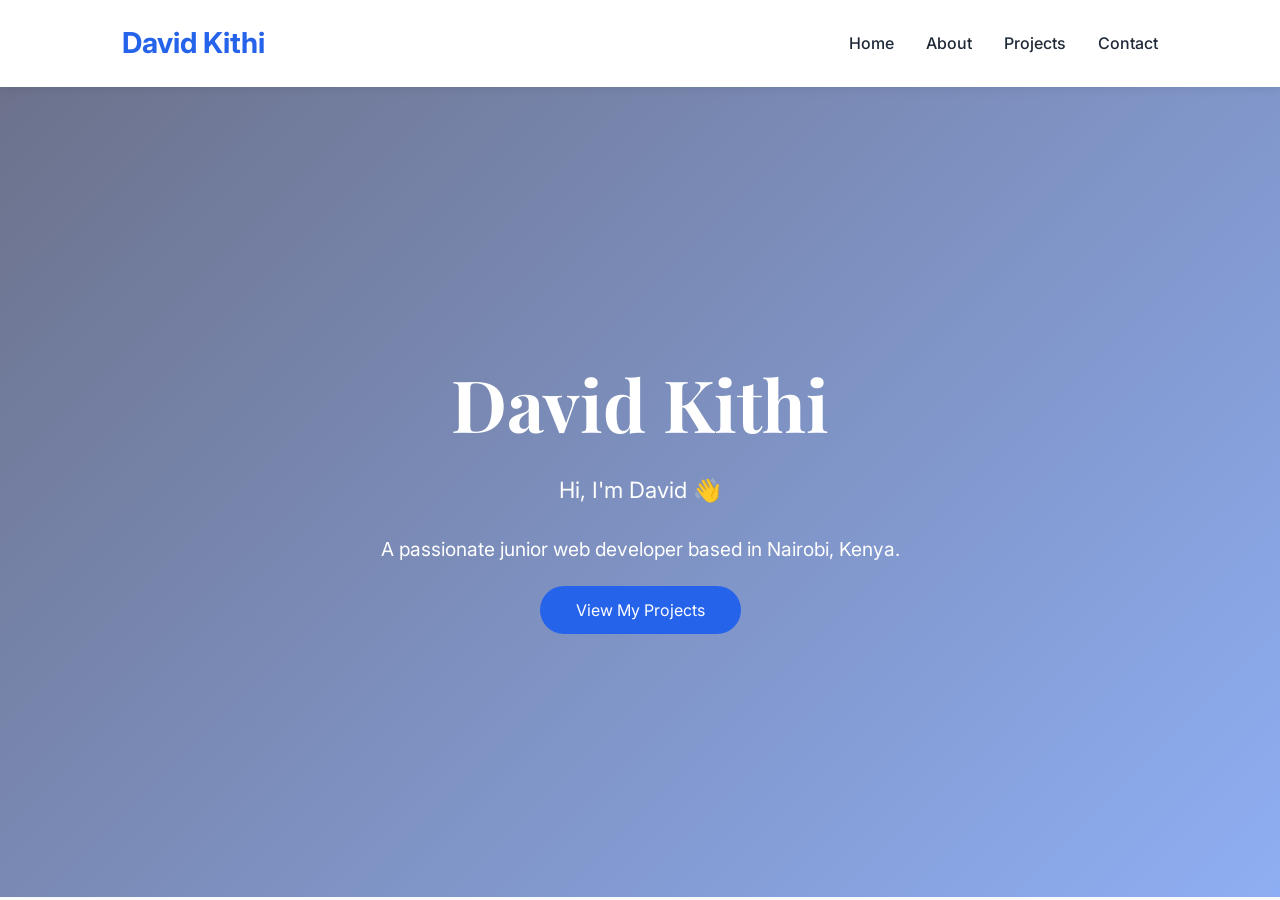
<file: Index.html>
<!DOCTYPE html>
<html lang="en">
<head>
  <meta charset="UTF-8">
  <meta name="viewport" content="width=device-width, initial-scale=1.0">
  <title>David Kithi | Portfolio</title>
  <link rel="stylesheet" href="styles.css">
</head>
<body>
  <nav>
    <div class="nav-container">
      <div class="logo">David Kithi</div>
      <ul class="nav-links" id="navLinks">
        <li><a href="index.html">Home</a></li>
        <li><a href="about.html">About</a></li>
        <li><a href="projects.html">Projects</a></li>
        <li><a href="contact.html">Contact</a></li>
      </ul>
      <button class="menu-toggle" id="menuToggle">☰</button>
    </div>
  </nav>

  <section class="hero">
    <div>
      <h1>David Kithi</h1>
      <p style="font-size:1.4rem; margin:1.5rem 0;">Hi, I'm David 👋</p>
      <p style="font-size:1.2rem; max-width:600px; margin:0 auto 2rem;">A passionate junior web developer based in Nairobi, Kenya.</p>
      <a href="projects.html" style="background:#2563eb;color:white;padding:14px 36px;border-radius:50px;text-decoration:none;">View My Projects</a>
    </div>
  </section>

  <script>
    document.getElementById('menuToggle').addEventListener('click', () => {
      document.getElementById('navLinks').classList.toggle('active');
    });
  </script>
</body>
</html>
</file>
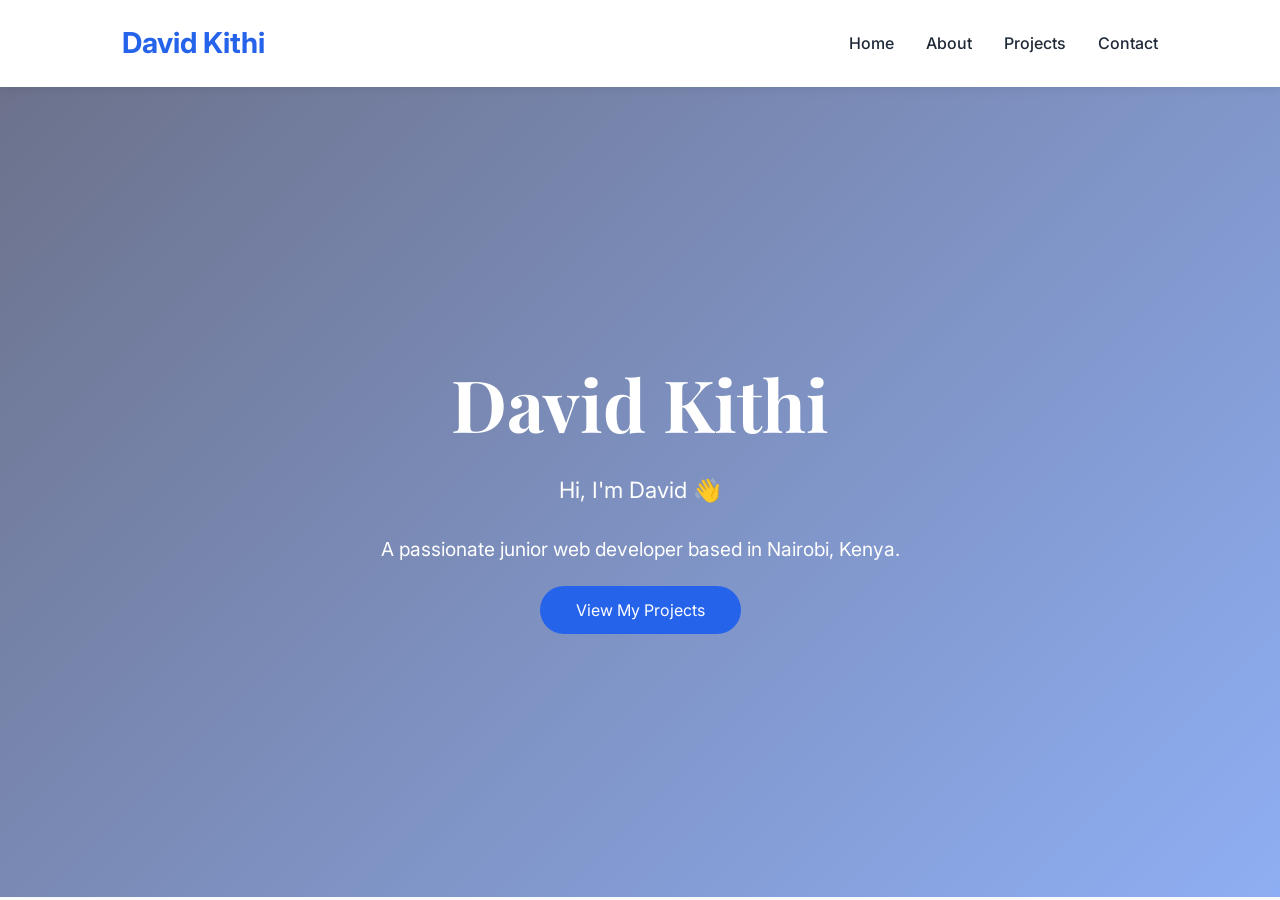
<file: index.html>
<!DOCTYPE html>
<html lang="en">
<head>
  <meta charset="UTF-8">
  <meta name="viewport" content="width=device-width, initial-scale=1.0">
  <title>David Kithi | Portfolio</title>
  <link rel="stylesheet" href="styles.css">
</head>
<body>
  <nav>
    <div class="nav-container">
      <div class="logo">David Kithi</div>
      <ul class="nav-links" id="navLinks">
        <li><a href="index.html">Home</a></li>
        <li><a href="about.html">About</a></li>
        <li><a href="projects.html">Projects</a></li>
        <li><a href="contact.html">Contact</a></li>
      </ul>
      <button class="menu-toggle" id="menuToggle">☰</button>
    </div>
  </nav>

  <section class="hero">
    <div>
      <h1>David Kithi</h1>
      <p style="font-size:1.4rem; margin:1.5rem 0;">Hi, I'm David 👋</p>
      <p style="font-size:1.2rem; max-width:600px; margin:0 auto 2rem;">A passionate junior web developer based in Nairobi, Kenya.</p>
      <a href="projects.html" style="background:#2563eb;color:white;padding:14px 36px;border-radius:50px;text-decoration:none;">View My Projects</a>
    </div>
  </section>

  <script>
    document.getElementById('menuToggle').addEventListener('click', () => {
      document.getElementById('navLinks').classList.toggle('active');
    });
  </script>
</body>
</html>
</file>
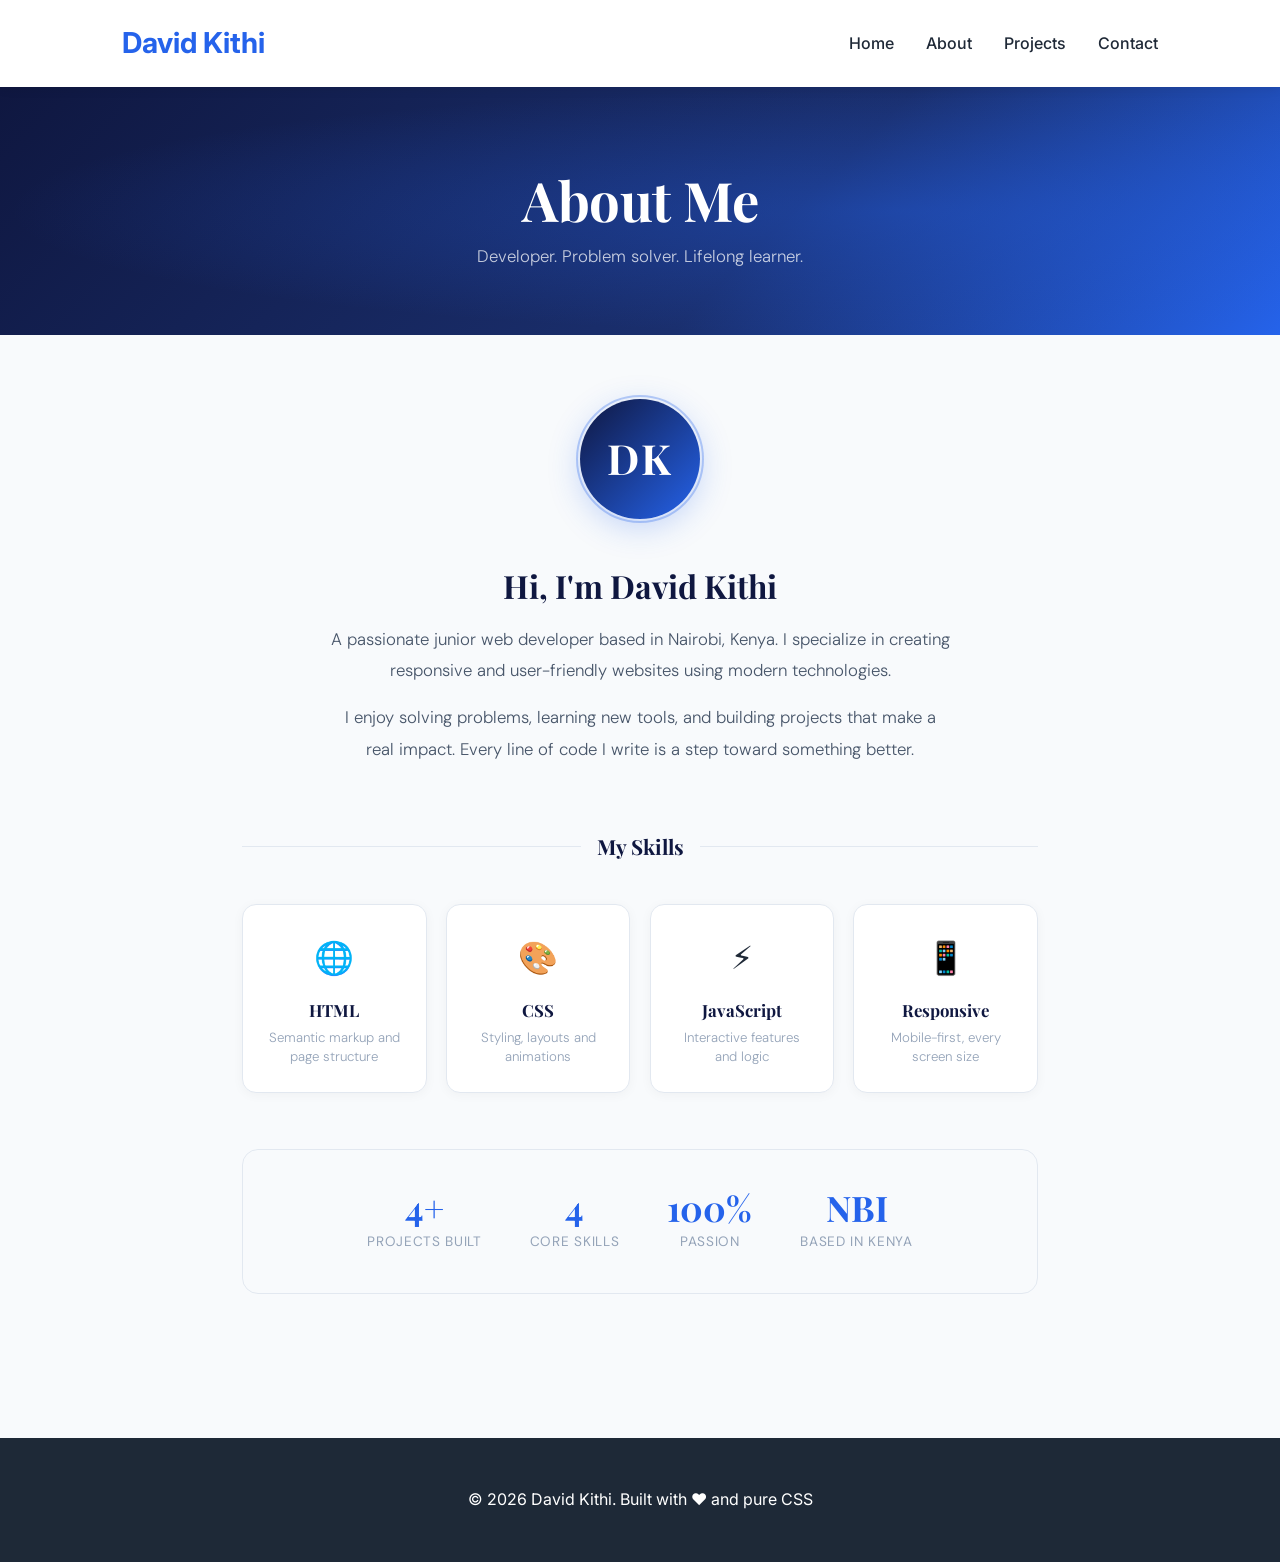
<file: about.html>
<!DOCTYPE html>
<html lang="en">
<head>
  <meta charset="UTF-8">
  <meta name="viewport" content="width=device-width, initial-scale=1.0">
  <title>About - David Kithi</title>
  <link rel="stylesheet" href="styles.css">
  <link href="https://fonts.googleapis.com/css2?family=Playfair+Display:ital,wght@0,400;0,700;1,400&family=DM+Sans:wght@300;400;500&display=swap" rel="stylesheet">
  <style>
    /* ── HERO BANNER ── */
    .about-hero {
      background: linear-gradient(135deg, #0f1740 0%, #1a2f6e 60%, #2563eb 100%);
      color: white;
      padding: 5rem 2rem 4rem;
      text-align: center;
      position: relative;
      overflow: hidden;
    }
    .about-hero::before {
      content: '';
      position: absolute;
      inset: 0;
      background: radial-gradient(ellipse at 70% 50%, rgba(37,99,235,0.35) 0%, transparent 70%);
    }
    .about-hero-inner {
      position: relative;
      z-index: 1;
    }
    .about-hero h1 {
      font-family: 'Playfair Display', serif;
      font-size: clamp(2.2rem, 5vw, 3.4rem);
      font-weight: 700;
      margin-bottom: 0.6rem;
      letter-spacing: -0.5px;
    }
    .about-hero p {
      font-family: 'DM Sans', sans-serif;
      font-size: 1.05rem;
      opacity: 0.75;
      font-weight: 300;
    }

    /* ── MAIN LAYOUT ── */
    .about-body {
      max-width: 860px;
      margin: 0 auto;
      padding: 4rem 2rem 5rem;
    }

    /* ── MONOGRAM AVATAR (no photo needed) ── */
    .monogram-wrap {
      display: flex;
      justify-content: center;
      margin-bottom: 3rem;
    }
    .monogram {
      width: 120px;
      height: 120px;
      border-radius: 50%;
      background: linear-gradient(135deg, #0f1740, #2563eb);
      display: flex;
      align-items: center;
      justify-content: center;
      font-family: 'Playfair Display', serif;
      font-size: 2.6rem;
      font-weight: 700;
      color: white;
      letter-spacing: 2px;
      box-shadow: 0 8px 32px rgba(37,99,235,0.25);
      position: relative;
    }
    .monogram::after {
      content: '';
      position: absolute;
      inset: -4px;
      border-radius: 50%;
      border: 2px solid rgba(37,99,235,0.3);
    }

    /* ── BIO SECTION ── */
    .bio {
      text-align: center;
      margin-bottom: 4rem;
    }
    .bio h2 {
      font-family: 'Playfair Display', serif;
      font-size: 2rem;
      color: #0f1740;
      margin-bottom: 1.2rem;
    }
    .bio p {
      font-family: 'DM Sans', sans-serif;
      font-size: 1.05rem;
      color: #475569;
      line-height: 1.85;
      max-width: 620px;
      margin: 0 auto 1rem;
      font-weight: 300;
    }

    /* ── DIVIDER ── */
    .divider {
      display: flex;
      align-items: center;
      gap: 1rem;
      margin: 3rem 0 2.5rem;
    }
    .divider::before, .divider::after {
      content: '';
      flex: 1;
      height: 1px;
      background: #e2e8f0;
    }
    .divider span {
      font-family: 'Playfair Display', serif;
      font-size: 1.3rem;
      color: #0f1740;
      font-weight: 700;
      white-space: nowrap;
    }

    /* ── SKILLS GRID ── */
    .skills-grid {
      display: grid;
      grid-template-columns: repeat(auto-fit, minmax(180px, 1fr));
      gap: 1.2rem;
    }
    .skill-card {
      background: white;
      border: 1px solid #e2e8f0;
      border-radius: 14px;
      padding: 1.6rem 1.4rem;
      text-align: center;
      box-shadow: 0 2px 12px rgba(0,0,0,0.04);
      transition: transform 0.25s, box-shadow 0.25s, border-color 0.25s;
      position: relative;
      overflow: hidden;
    }
    .skill-card::before {
      content: '';
      position: absolute;
      top: 0; left: 0; right: 0;
      height: 3px;
      background: linear-gradient(90deg, #2563eb, #60a5fa);
      transform: scaleX(0);
      transform-origin: left;
      transition: transform 0.3s ease;
    }
    .skill-card:hover {
      transform: translateY(-5px);
      box-shadow: 0 12px 32px rgba(37,99,235,0.10);
      border-color: #bfdbfe;
    }
    .skill-card:hover::before {
      transform: scaleX(1);
    }
    .skill-icon {
      font-size: 2rem;
      margin-bottom: 0.7rem;
      display: block;
    }
    .skill-name {
      font-family: 'Playfair Display', serif;
      font-size: 1.05rem;
      font-weight: 700;
      color: #0f1740;
      margin-bottom: 0.3rem;
    }
    .skill-desc {
      font-family: 'DM Sans', sans-serif;
      font-size: 0.83rem;
      color: #94a3b8;
      font-weight: 300;
      line-height: 1.4;
    }

    /* ── FACTS ROW ── */
    .facts {
      display: flex;
      justify-content: center;
      gap: 3rem;
      flex-wrap: wrap;
      margin-top: 3.5rem;
      padding: 2.5rem 2rem;
      background: #f8fafc;
      border-radius: 16px;
      border: 1px solid #e2e8f0;
    }
    .fact {
      text-align: center;
    }
    .fact-number {
      font-family: 'Playfair Display', serif;
      font-size: 2.2rem;
      font-weight: 700;
      color: #2563eb;
      line-height: 1;
      margin-bottom: 0.3rem;
    }
    .fact-label {
      font-family: 'DM Sans', sans-serif;
      font-size: 0.85rem;
      color: #94a3b8;
      font-weight: 400;
      text-transform: uppercase;
      letter-spacing: 0.05em;
    }

    /* ── ANIMATIONS ── */
    @keyframes fadeUp {
      from { opacity: 0; transform: translateY(24px); }
      to   { opacity: 1; transform: translateY(0); }
    }
    .monogram-wrap  { animation: fadeUp 0.5s ease both; }
    .bio            { animation: fadeUp 0.5s 0.1s ease both; }
    .skills-grid    { animation: fadeUp 0.5s 0.2s ease both; }
    .facts          { animation: fadeUp 0.5s 0.3s ease both; }

    @media (max-width: 600px) {
      .facts { gap: 2rem; }
      .skills-grid { grid-template-columns: 1fr 1fr; }
    }
  </style>
</head>
<body>

  <nav>
    <div class="nav-container">
      <div class="logo">David Kithi</div>
      <ul class="nav-links" id="navLinks">
        <li><a href="index.html">Home</a></li>
        <li><a href="about.html" class="active">About</a></li>
        <li><a href="projects.html">Projects</a></li>
        <li><a href="contact.html">Contact</a></li>
      </ul>
      <button class="menu-toggle" id="menuToggle">☰</button>
    </div>
  </nav>

  <!-- HERO -->
  <div class="about-hero">
    <div class="about-hero-inner">
      <h1>About Me</h1>
      <p>Developer. Problem solver. Lifelong learner.</p>
    </div>
  </div>

  <!-- BODY -->
  <div class="about-body">

    <!-- Monogram (replaces photo) -->
    <div class="monogram-wrap">
      <div class="monogram">DK</div>
    </div>

    <!-- Bio -->
    <div class="bio">
      <h2>Hi, I'm David Kithi</h2>
      <p>A passionate junior web developer based in Nairobi, Kenya. I specialize in creating responsive and user-friendly websites using modern technologies.</p>
      <p>I enjoy solving problems, learning new tools, and building projects that make a real impact. Every line of code I write is a step toward something better.</p>
    </div>

    <!-- Skills -->
    <div class="divider"><span>My Skills</span></div>

    <div class="skills-grid">
      <div class="skill-card">
        <span class="skill-icon">🌐</span>
        <div class="skill-name">HTML</div>
        <div class="skill-desc">Semantic markup and page structure</div>
      </div>
      <div class="skill-card">
        <span class="skill-icon">🎨</span>
        <div class="skill-name">CSS</div>
        <div class="skill-desc">Styling, layouts and animations</div>
      </div>
      <div class="skill-card">
        <span class="skill-icon">⚡</span>
        <div class="skill-name">JavaScript</div>
        <div class="skill-desc">Interactive features and logic</div>
      </div>
      <div class="skill-card">
        <span class="skill-icon">📱</span>
        <div class="skill-name">Responsive</div>
        <div class="skill-desc">Mobile-first, every screen size</div>
      </div>
    </div>

    <!-- Quick facts -->
    <div class="facts">
      <div class="fact">
        <div class="fact-number">4+</div>
        <div class="fact-label">Projects Built</div>
      </div>
      <div class="fact">
        <div class="fact-number">4</div>
        <div class="fact-label">Core Skills</div>
      </div>
      <div class="fact">
        <div class="fact-number">100%</div>
        <div class="fact-label">Passion</div>
      </div>
      <div class="fact">
        <div class="fact-number">NBI</div>
        <div class="fact-label">Based in Kenya</div>
      </div>
    </div>

  </div>

  <footer>
    <p>&copy; 2026 David Kithi. Built with ❤️ and pure CSS</p>
  </footer>

  <script>
    document.getElementById('menuToggle').addEventListener('click', () => {
      document.getElementById('navLinks').classList.toggle('active');
    });
  </script>

</body>
</html>
</file>
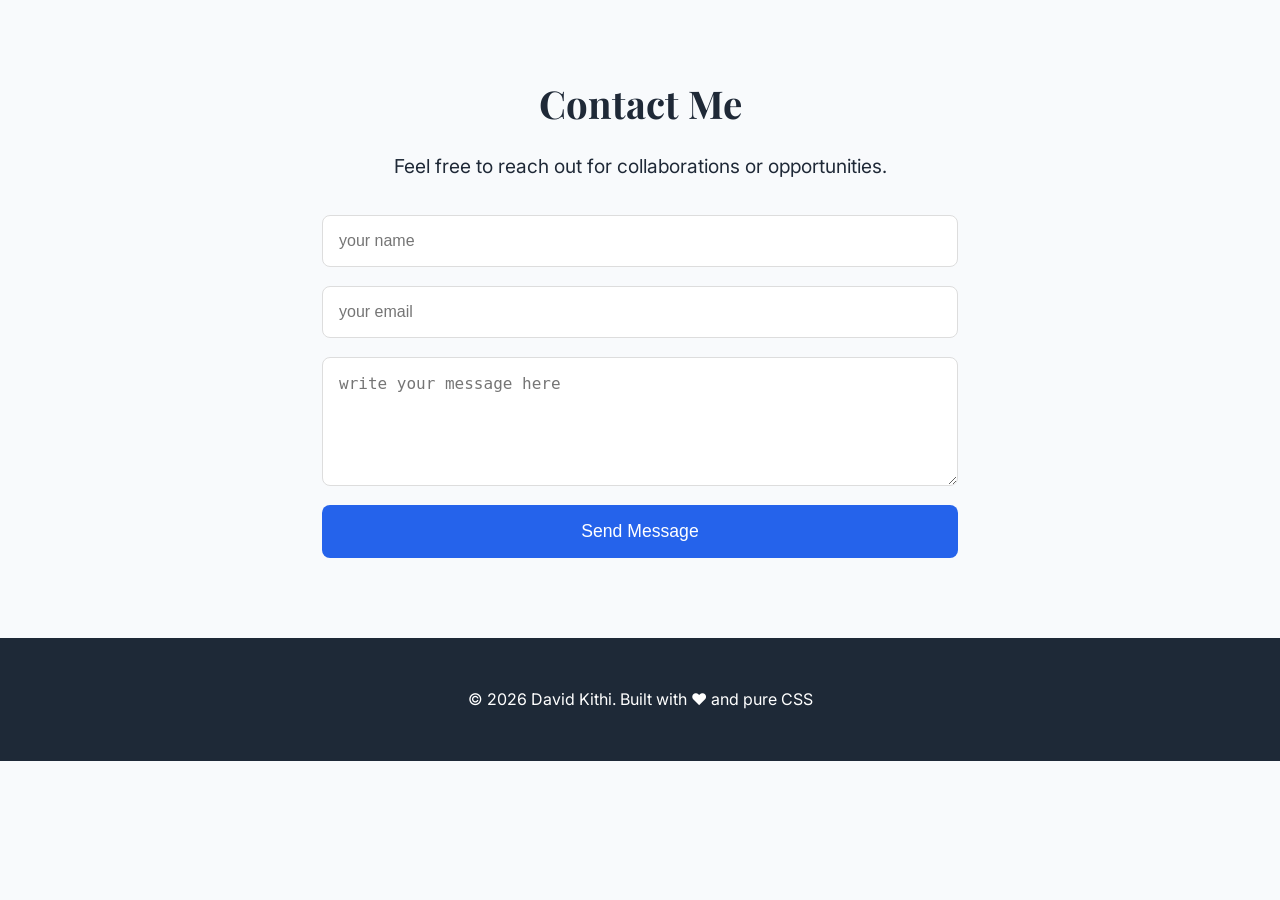
<file: Contact.html>
<!DOCTYPE html >
<html lang="en">
<head>
  <meta charset="UTF-8">
  <meta name="viewport" content="width=device-width, initial-scale=1.0">
  <title>Contact - David Kithi</title>
  <link rel="stylesheet" href="styles.css">
</head>
<body>

  <section class="contact">
    <h2>Contact Me</h2>
    <p style="font-size:1.2rem;margin:1.5rem 0;">Feel free to reach out for collaborations or opportunities.</p>

    <div class="contact-form">
      <input type="text" placeholder="your name">
      <input type="email" placeholder="your email">
      <textarea placeholder="write your message here" rows="5"></textarea>
      <button type="button">Send Message</button>
    </div>
  </section>

  <footer>
    <p>&copy; 2026 David Kithi. Built with ❤️ and pure CSS</p>
  </footer>

  <script>
    document.getElementById('menuToggle').addEventListener('click', () => {
      document.getElementById('navLinks').classList.toggle('active');
    });
  </script>
</body>
</html>
</file>
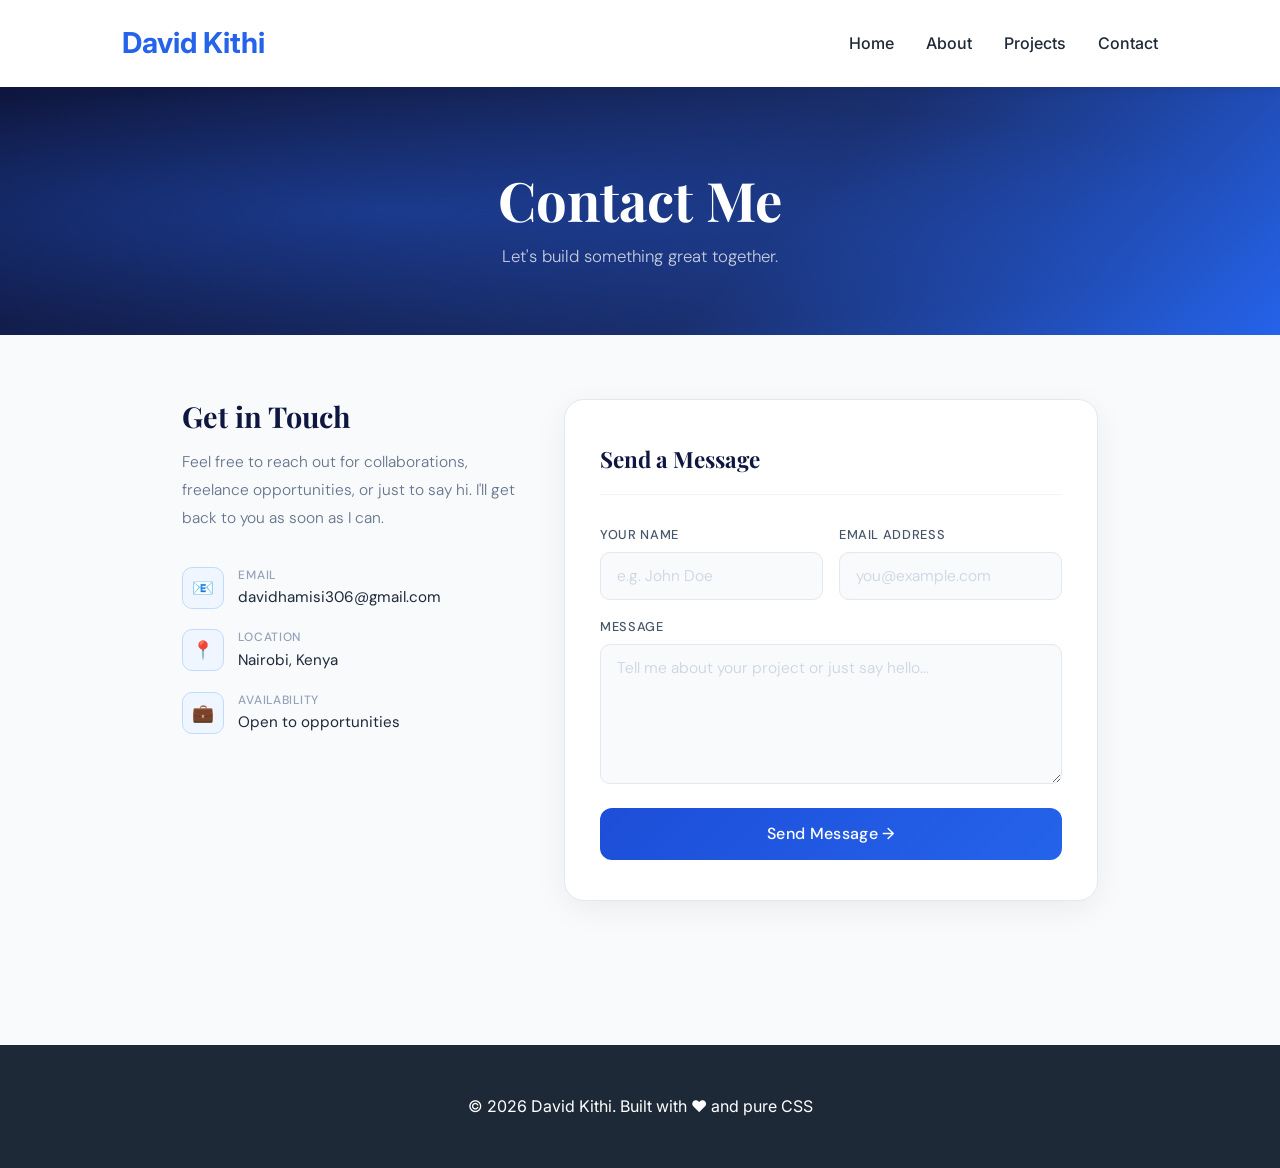
<file: contact.html>
<!DOCTYPE html>
<html lang="en">
<head>
  <meta charset="UTF-8">
  <meta name="viewport" content="width=device-width, initial-scale=1.0">
  <title>Contact - David Kithi</title>
  <link rel="stylesheet" href="styles.css">
  <link href="https://fonts.googleapis.com/css2?family=Playfair+Display:ital,wght@0,400;0,700;1,400&family=DM+Sans:wght@300;400;500&display=swap" rel="stylesheet">
  <style>
    .contact-hero {
      background: linear-gradient(135deg, #0f1740 0%, #1a2f6e 60%, #2563eb 100%);
      color: white;
      padding: 5rem 2rem 4rem;
      text-align: center;
      position: relative;
      overflow: hidden;
    }
    .contact-hero::before {
      content: '';
      position: absolute;
      inset: 0;
      background: radial-gradient(ellipse at 30% 50%, rgba(37,99,235,0.35) 0%, transparent 70%);
    }
    .contact-hero-inner { position: relative; z-index: 1; }
    .contact-hero h1 {
      font-family: 'Playfair Display', serif;
      font-size: clamp(2.2rem, 5vw, 3.4rem);
      font-weight: 700;
      margin-bottom: 0.6rem;
    }
    .contact-hero p {
      font-family: 'DM Sans', sans-serif;
      font-size: 1.05rem;
      opacity: 0.75;
      font-weight: 300;
    }
    .contact-body {
      max-width: 980px;
      margin: 0 auto;
      padding: 4rem 2rem 5rem;
      display: grid;
      grid-template-columns: 1fr 1.6fr;
      gap: 3rem;
      align-items: start;
    }
    .contact-info h2 {
      font-family: 'Playfair Display', serif;
      font-size: 1.8rem;
      color: #0f1740;
      margin-bottom: 1rem;
    }
    .contact-info p {
      font-family: 'DM Sans', sans-serif;
      font-size: 0.97rem;
      color: #64748b;
      line-height: 1.8;
      font-weight: 300;
      margin-bottom: 2rem;
    }
    .contact-details { display: flex; flex-direction: column; gap: 1rem; }
    .contact-detail-item { display: flex; align-items: center; gap: 0.9rem; }
    .contact-detail-icon {
      width: 42px; height: 42px;
      border-radius: 10px;
      background: #eff6ff;
      border: 1px solid #bfdbfe;
      display: flex; align-items: center; justify-content: center;
      font-size: 1.1rem; flex-shrink: 0;
    }
    .contact-detail-text { font-family: 'DM Sans', sans-serif; }
    .contact-detail-text .label {
      font-size: 0.75rem; color: #94a3b8;
      text-transform: uppercase; letter-spacing: 0.06em; font-weight: 500;
    }
    .contact-detail-text .value { font-size: 0.95rem; color: #1e293b; }
    .contact-card {
      background: white;
      border: 1px solid #e2e8f0;
      border-radius: 20px;
      padding: 2.5rem 2.2rem;
      box-shadow: 0 8px 32px rgba(0,0,0,0.06);
    }
    .contact-card h3 {
      font-family: 'Playfair Display', serif;
      font-size: 1.4rem; color: #0f1740;
      margin-bottom: 1.8rem;
      padding-bottom: 1rem;
      border-bottom: 1px solid #f1f5f9;
    }
    .form-row {
      display: grid;
      grid-template-columns: 1fr 1fr;
      gap: 1rem;
      margin-bottom: 0;
    }
    .form-group { display: flex; flex-direction: column; gap: 0.4rem; margin-bottom: 1rem; }
    .form-group label {
      font-family: 'DM Sans', sans-serif;
      font-size: 0.8rem; font-weight: 500; color: #475569;
      text-transform: uppercase; letter-spacing: 0.05em;
    }
    .form-group input,
    .form-group textarea {
      font-family: 'DM Sans', sans-serif;
      font-size: 0.97rem; color: #1e293b;
      background: #f8fafc;
      border: 1px solid #e2e8f0;
      border-radius: 10px;
      padding: 0.82rem 1rem;
      width: 100%; box-sizing: border-box;
      transition: border-color 0.2s, box-shadow 0.2s, background 0.2s;
      outline: none; resize: vertical;
    }
    .form-group input::placeholder,
    .form-group textarea::placeholder { color: #cbd5e1; font-weight: 300; }
    .form-group input:focus,
    .form-group textarea:focus {
      border-color: #2563eb; background: white;
      box-shadow: 0 0 0 3px rgba(37,99,235,0.08);
    }
    .form-group textarea { min-height: 140px; }
    .btn-submit {
      width: 100%;
      background: linear-gradient(135deg, #1d4ed8, #2563eb);
      color: white;
      font-family: 'DM Sans', sans-serif;
      font-size: 1rem; font-weight: 500;
      border: none; border-radius: 12px;
      padding: 0.95rem 1.5rem;
      cursor: pointer;
      transition: transform 0.2s, box-shadow 0.2s;
      letter-spacing: 0.02em; margin-top: 0.5rem;
    }
    .btn-submit:hover:not(:disabled) {
      transform: translateY(-2px);
      box-shadow: 0 8px 24px rgba(37,99,235,0.28);
    }
    .btn-submit:disabled { opacity: 0.7; cursor: not-allowed; }
    .success-msg { display: none; text-align: center; padding: 2.5rem 1rem; }
    .success-icon {
      width: 64px; height: 64px;
      background: #d1fae5; border-radius: 50%;
      display: flex; align-items: center; justify-content: center;
      font-size: 1.8rem; margin: 0 auto 1.2rem;
    }
    .success-msg h4 { font-family: 'Playfair Display', serif; font-size: 1.4rem; color: #0f1740; margin-bottom: 0.5rem; }
    .success-msg p { font-family: 'DM Sans', sans-serif; font-size: 0.95rem; color: #64748b; font-weight: 300; }
    @keyframes fadeUp {
      from { opacity: 0; transform: translateY(24px); }
      to   { opacity: 1; transform: translateY(0); }
    }
    .contact-info { animation: fadeUp 0.5s 0.1s ease both; }
    .contact-card  { animation: fadeUp 0.5s 0.2s ease both; }
    @media (max-width: 700px) {
      .contact-body { grid-template-columns: 1fr; gap: 2rem; padding: 2.5rem 1.2rem 4rem; }
      .form-row { grid-template-columns: 1fr; }
    }
  </style>
</head>
<body>

  <nav>
    <div class="nav-container">
      <div class="logo">David Kithi</div>
      <ul class="nav-links" id="navLinks">
        <li><a href="index.html">Home</a></li>
        <li><a href="about.html">About</a></li>
        <li><a href="projects.html">Projects</a></li>
        <li><a href="contact.html" class="active">Contact</a></li>
      </ul>
      <button class="menu-toggle" id="menuToggle">☰</button>
    </div>
  </nav>

  <div class="contact-hero">
    <div class="contact-hero-inner">
      <h1>Contact Me</h1>
      <p>Let's build something great together.</p>
    </div>
  </div>

  <div class="contact-body">

    <div class="contact-info">
      <h2>Get in Touch</h2>
      <p>Feel free to reach out for collaborations, freelance opportunities, or just to say hi. I'll get back to you as soon as I can.</p>
      <div class="contact-details">
        <div class="contact-detail-item">
          <div class="contact-detail-icon">📧</div>
          <div class="contact-detail-text">
            <div class="label">Email</div>
            <div class="value">davidhamisi306@gmail.com</div>
          </div>
        </div>
        <div class="contact-detail-item">
          <div class="contact-detail-icon">📍</div>
          <div class="contact-detail-text">
            <div class="label">Location</div>
            <div class="value">Nairobi, Kenya</div>
          </div>
        </div>
        <div class="contact-detail-item">
          <div class="contact-detail-icon">💼</div>
          <div class="contact-detail-text">
            <div class="label">Availability</div>
            <div class="value">Open to opportunities</div>
          </div>
        </div>
      </div>
    </div>

    <div class="contact-card">
      <h3>Send a Message</h3>

      <div class="success-msg" id="successMsg">
        <div class="success-icon">✓</div>
        <h4>Message Sent!</h4>
        <p>Thanks for reaching out. I'll get back to you soon.</p>
      </div>

      <form id="contactForm" action="https://formspree.io/f/meenrpvn" method="POST">
        <input type="hidden" name="_subject" value="New message from portfolio contact form" />
        <div class="form-row">
          <div class="form-group">
            <label for="name">Your Name</label>
            <input type="text" id="name" name="name" placeholder="e.g. John Doe" required />
          </div>
          <div class="form-group">
            <label for="email">Email Address</label>
            <input type="email" id="email" name="email" placeholder="you@example.com" required />
          </div>
        </div>
        <div class="form-group">
          <label for="message">Message</label>
          <textarea id="message" name="message" placeholder="Tell me about your project or just say hello..." required></textarea>
        </div>
        <button type="submit" class="btn-submit" id="submitBtn">Send Message &rarr;</button>
      </form>
    </div>

  </div>

  <footer>
    <p>&copy; 2026 David Kithi. Built with ❤️ and pure CSS</p>
  </footer>

  <script>
    document.getElementById('menuToggle').addEventListener('click', () => {
      document.getElementById('navLinks').classList.toggle('active');
    });
    const form = document.getElementById('contactForm');
    const btn = document.getElementById('submitBtn');
    const successMsg = document.getElementById('successMsg');
    form.addEventListener('submit', async function (e) {
      e.preventDefault();
      btn.textContent = 'Sending...';
      btn.disabled = true;
      try {
        const response = await fetch(form.action, {
          method: 'POST',
          body: new FormData(form),
          headers: { 'Accept': 'application/json' }
        });
        if (response.ok) {
          form.style.display = 'none';
          successMsg.style.display = 'block';
        } else {
          btn.textContent = 'Failed — try again';
          btn.disabled = false;
        }
      } catch (err) {
        btn.textContent = 'Network error — try again';
        btn.disabled = false;
      }
    });
  </script>

</body>
</html>
</file>
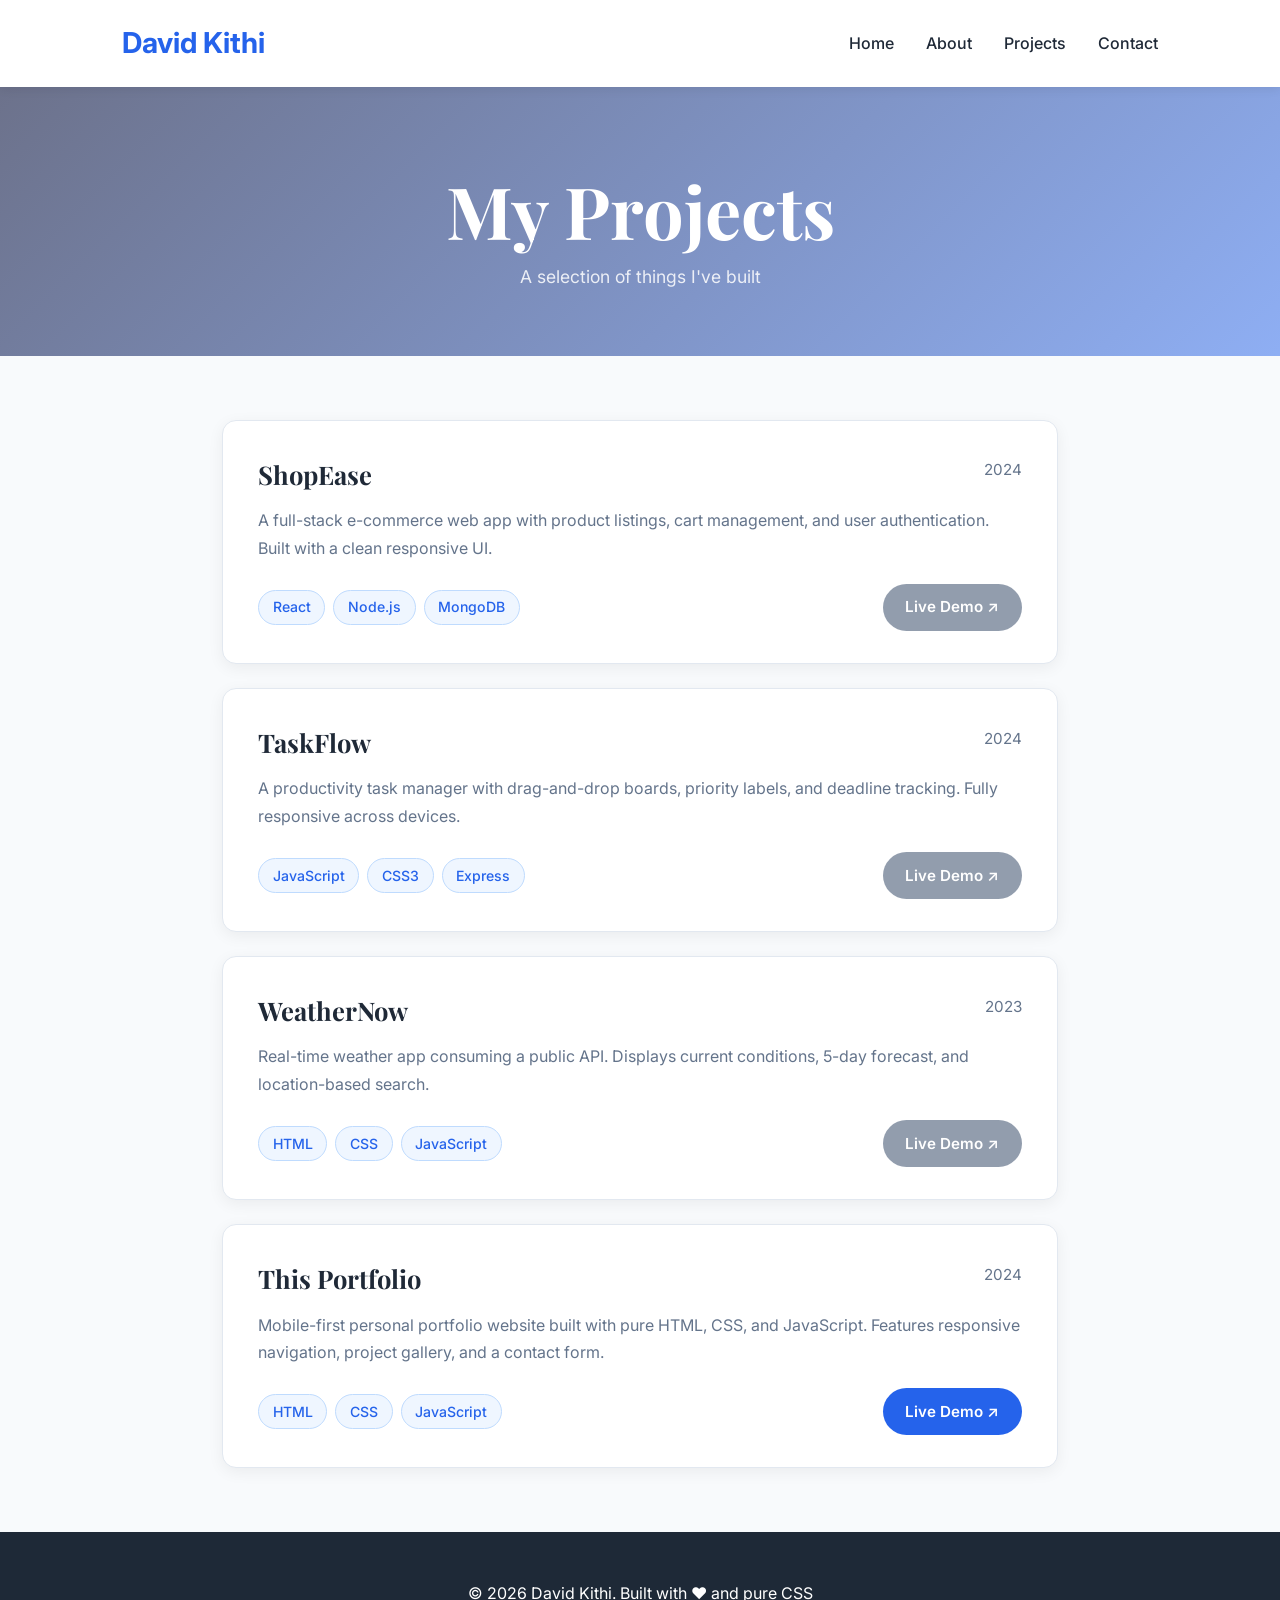
<file: projects.html>
<!DOCTYPE html>
<html lang="en">
<head>
  <meta charset="UTF-8">
  <meta name="viewport" content="width=device-width, initial-scale=1.0">
  <title>Projects - David Kithi</title>
  <link rel="stylesheet" href="styles.css">
  <style>
    .projects-hero {
      background: linear-gradient(135deg, rgba(15,23,64,0.60) 0%, rgba(37,99,235,0.50) 100%),
        url('https://images.unsplash.com/photo-1461749280684-dccba630e2f6?w=2000&q=80') center/cover no-repeat;
      color: white;
      text-align: center;
      padding: 5rem 2rem 4rem;
    }
    .projects-hero h1 { margin-bottom: 0.5rem; }
    .projects-hero p { font-size: 1.1rem; opacity: 0.85; }

    .projects-section {
      max-width: 900px;
      margin: 4rem auto;
      padding: 0 2rem;
      display: flex;
      flex-direction: column;
      gap: 1.5rem;
    }

    .project-card {
      background: white;
      border-radius: 14px;
      border: 1px solid #e2e8f0;
      padding: 2rem 2.2rem;
      box-shadow: 0 4px 16px rgba(0,0,0,0.06);
      transition: transform 0.25s, box-shadow 0.25s;
    }
    .project-card:hover {
      transform: translateY(-4px);
      box-shadow: 0 12px 32px rgba(37,99,235,0.10);
    }

    .project-header {
      display: flex;
      justify-content: space-between;
      align-items: flex-start;
      margin-bottom: 0.7rem;
    }
    .project-header h3 {
      font-family: 'Playfair Display', serif;
      font-size: 1.6rem;
      color: var(--text);
    }
    .project-year {
      font-size: 0.95rem;
      color: var(--gray);
      margin-top: 0.3rem;
      white-space: nowrap;
    }

    .project-desc {
      color: var(--gray);
      font-size: 1rem;
      line-height: 1.7;
      margin-bottom: 1.4rem;
    }

    .project-footer {
      display: flex;
      justify-content: space-between;
      align-items: center;
      flex-wrap: wrap;
      gap: 1rem;
    }

    .tech-tags {
      display: flex;
      flex-wrap: wrap;
      gap: 0.5rem;
    }
    .tag {
      background: #eff6ff;
      color: var(--primary);
      border: 1px solid #bfdbfe;
      padding: 0.3rem 0.85rem;
      border-radius: 20px;
      font-size: 0.88rem;
      font-weight: 500;
    }

    .btn-demo {
      background: var(--primary);
      color: white;
      padding: 0.65rem 1.4rem;
      border-radius: 30px;
      text-decoration: none;
      font-size: 0.95rem;
      font-weight: 600;
      display: inline-flex;
      align-items: center;
      gap: 0.4rem;
      transition: background 0.2s, transform 0.2s;
      white-space: nowrap;
    }
    .btn-demo:hover {
      background: #1d4ed8;
      transform: translateY(-1px);
    }
    /* placeholder links styled differently so it's obvious they're not live yet */
    .btn-demo.placeholder {
      background: var(--gray);
      cursor: not-allowed;
      opacity: 0.7;
    }
    .btn-demo.placeholder:hover {
      background: var(--gray);
      transform: none;
    }

    @media (max-width: 600px) {
      .project-footer { flex-direction: column; align-items: flex-start; }
      .project-header { flex-direction: column; gap: 0.3rem; }
    }
  </style>
</head>
<body>

  <nav>
    <div class="nav-container">
      <div class="logo">David Kithi</div>
      <ul class="nav-links" id="navLinks">
        <li><a href="index.html">Home</a></li>
        <li><a href="about.html">About</a></li>
        <li><a href="projects.html">Projects</a></li>
        <li><a href="contact.html">Contact</a></li>
      </ul>
      <button class="menu-toggle" id="menuToggle">☰</button>
    </div>
  </nav>

  <!-- Page hero -->
  <div class="projects-hero">
    <h1>My Projects</h1>
    <p>A selection of things I've built</p>
  </div>

  <!-- Project cards -->
  <section class="projects-section">

    <div class="project-card">
      <div class="project-header">
        <h3>ShopEase</h3>
        <span class="project-year">2024</span>
      </div>
      <p class="project-desc">
        A full-stack e-commerce web app with product listings, cart management, and user authentication.
        Built with a clean responsive UI.
      </p>
      <div class="project-footer">
        <div class="tech-tags">
          <span class="tag">React</span>
          <span class="tag">Node.js</span>
          <span class="tag">MongoDB</span>
        </div>
        <!-- Replace # with your live URL when ready -->
        <a href="#" class="btn-demo placeholder">Live Demo ↗</a>
      </div>
    </div>

    <div class="project-card">
      <div class="project-header">
        <h3>TaskFlow</h3>
        <span class="project-year">2024</span>
      </div>
      <p class="project-desc">
        A productivity task manager with drag-and-drop boards, priority labels, and deadline tracking.
        Fully responsive across devices.
      </p>
      <div class="project-footer">
        <div class="tech-tags">
          <span class="tag">JavaScript</span>
          <span class="tag">CSS3</span>
          <span class="tag">Express</span>
        </div>
        <a href="#" class="btn-demo placeholder">Live Demo ↗</a>
      </div>
    </div>

    <div class="project-card">
      <div class="project-header">
        <h3>WeatherNow</h3>
        <span class="project-year">2023</span>
      </div>
      <p class="project-desc">
        Real-time weather app consuming a public API. Displays current conditions, 5-day forecast,
        and location-based search.
      </p>
      <div class="project-footer">
        <div class="tech-tags">
          <span class="tag">HTML</span>
          <span class="tag">CSS</span>
          <span class="tag">JavaScript</span>
        </div>
        <a href="https://ray4240.github.io/iyf-s10-week-6A-ray4240/" class="btn-demo placeholder">Live Demo ↗</a>
      </div>
    </div>

    <div class="project-card">
      <div class="project-header">
        <h3>This Portfolio</h3>
        <span class="project-year">2024</span>
      </div>
      <p class="project-desc">
        Mobile-first personal portfolio website built with pure HTML, CSS, and JavaScript.
        Features responsive navigation, project gallery, and a contact form.
      </p>
      <div class="project-footer">
        <div class="tech-tags">
          <span class="tag">HTML</span>
          <span class="tag">CSS</span>
          <span class="tag">JavaScript</span>
        </div>
        <a href="https://ray4240.github.io/iyf-s10-week-02-ray4240/" class="btn-demo" target="_blank">Live Demo ↗</a>
      </div>
    </div>

  </section>

  <footer>
    <p>&copy; 2026 David Kithi. Built with ❤️ and pure CSS</p>
  </footer>

  <script>
    document.getElementById('menuToggle').addEventListener('click', () => {
      document.getElementById('navLinks').classList.toggle('active');
    });
  </script>
</body>
</html>
</file>
<file: styles.css>
@import url('https://fonts.googleapis.com/css2?family=Inter:wght@400;500;600&family=Playfair+Display:wght@700&display=swap');

:root {
  --primary: #2563eb;
  --text: #1f2937;
  --light: #f8fafc;
  --gray: #64748b;
}

* { margin: 0; padding: 0; box-sizing: border-box; }

body {
  font-family: 'Inter', system-ui, sans-serif;
  line-height: 1.7;
  color: var(--text);
  background: var(--light);
}

h1, h2 { font-family: 'Playfair Display', serif; line-height: 1.2; }
h1 { font-size: clamp(2.8rem, 6vw, 4.5rem); }
h2 { font-size: 2.4rem; margin-bottom: 1rem; }

nav {
  background: white;
  box-shadow: 0 2px 10px rgba(0,0,0,0.08);
  position: sticky;
  top: 0;
  z-index: 100;
}

.nav-container {
  max-width: 1100px;
  margin: 0 auto;
  padding: 1.2rem 2rem;
  display: flex;
  justify-content: space-between;
  align-items: center;
}

.logo { font-size: 1.8rem; font-weight: 700; color: var(--primary); }

.nav-links {
  display: flex;
  gap: 2rem;
  list-style: none;
}

.nav-links a {
  font-weight: 500;
  color: var(--text);
  text-decoration: none;
}

.nav-links a:hover { color: var(--primary); }

.menu-toggle {
  display: none;
  font-size: 1.8rem;
  background: none;
  border: none;
  cursor: pointer;
}

/* Hero */
.hero {
  min-height: 90vh;
  display: flex;
  align-items: center;
  justify-content: center;
  text-align: center;
  color: white;
  background: 
    linear-gradient(
      135deg, 
      rgba(15, 23, 64, 0.60) 0%, 
      rgba(37, 99, 235, 0.50) 100%
    ), 
    url('https://images.unsplash.com/photo-1461749280684-dccba630e2f6?w=2000&q=80') center/cover no-repeat;
  padding: 2rem;
}
/* About - Circular Profile */
.about {
  max-width: 1100px;
  margin: 5rem auto;
  padding: 0 2rem;
  display: grid;
  grid-template-columns: 1fr 1fr;
  gap: 4rem;
  align-items: center;
}

.profile-photo {
  width: 260px;
  height: 260px;
  border-radius: 50%;
  object-fit: cover;
  box-shadow: 0 20px 40px rgba(0,0,0,0.15);
  border: 8px solid white;
}

/* Skills */
.skills {
  display: flex;
  flex-wrap: wrap;
  gap: 1.5rem;
  margin-top: 2rem;
}

.skill-item {
  display: flex;
  align-items: center;
  gap: 10px;
  font-size: 1.1rem;
}

/* Projects - CSS Grid */
.gallery-grid {
  display: grid;
  grid-template-columns: repeat(auto-fit, minmax(300px, 1fr));
  gap: 2rem;
}

.gallery-item {
  border-radius: 12px;
  overflow: hidden;
  box-shadow: 0 10px 25px rgba(0,0,0,0.1);
  transition: transform 0.3s;
}

.gallery-item:hover { transform: translateY(-8px); }

.gallery-item img {
  width: 100%;
  height: 260px;
  object-fit: cover;
}

.overlay {
  padding: 1.5rem;
  background: rgba(0,0,0,0.75);
  color: white;
}

/* Contact */
.contact {
  max-width: 700px;
  margin: 5rem auto;
  padding: 0 2rem;
  text-align: center;
}

.contact-form {
  display: flex;
  flex-direction: column;
  gap: 1.2rem;
  margin-top: 2rem;
}

.contact-form input,
.contact-form textarea {
  padding: 1rem;
  border: 1px solid #ddd;
  border-radius: 8px;
  font-size: 1rem;
}

.contact-form button {
  background: var(--primary);
  color: white;
  padding: 1rem;
  border: none;
  border-radius: 8px;
  font-size: 1.1rem;
  cursor: pointer;
}

/* Footer */
footer {
  background: #1e2937;
  color: white;
  text-align: center;
  padding: 3rem 2rem;
  margin-top: 4rem;
}

/* Mobile Responsive */
@media (max-width: 768px) {
  .nav-links {
    position: fixed;
    top: 70px;
    left: -100%;
    width: 100%;
    height: calc(100vh - 70px);
    background: white;
    flex-direction: column;
    align-items: center;
    padding-top: 4rem;
    transition: 0.4s;
  }
  .nav-links.active { left: 0; }
  .menu-toggle { display: block; }
  
  .about { grid-template-columns: 1fr; text-align: center; }
}
</file>
